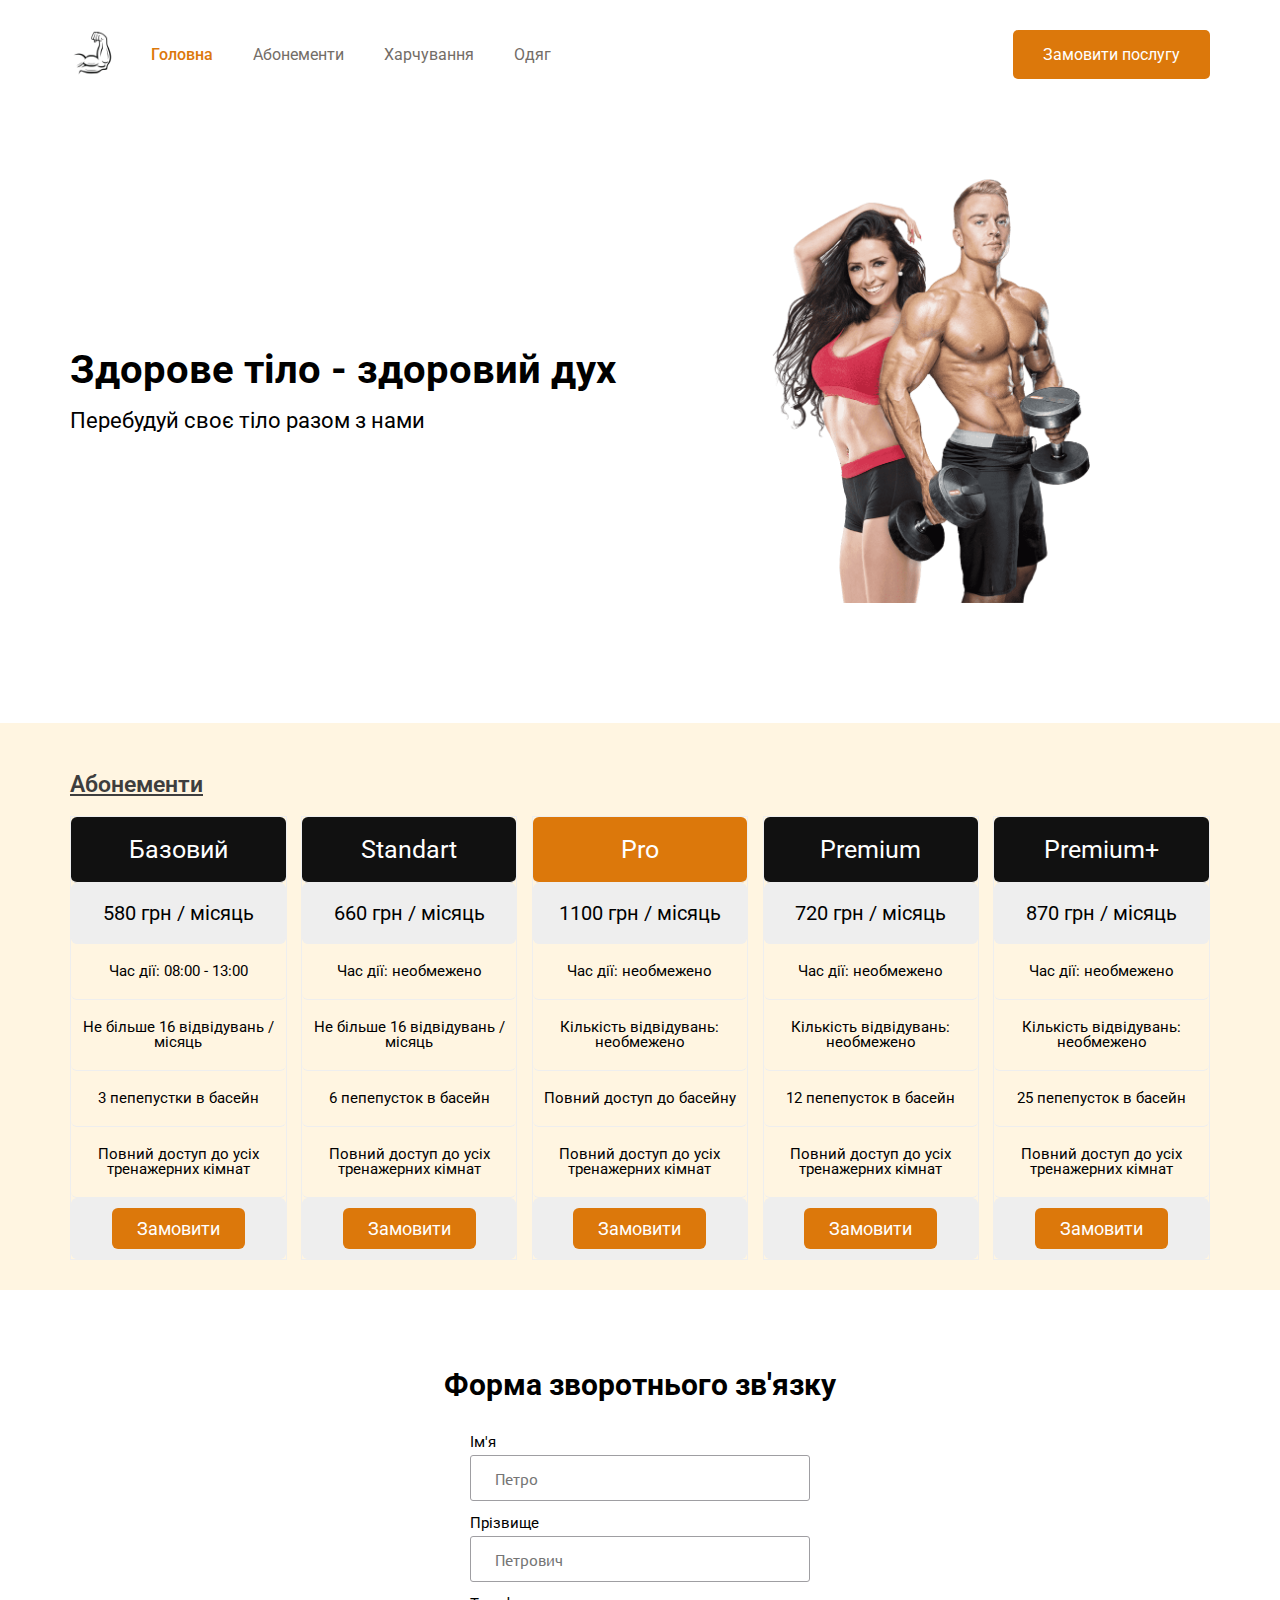
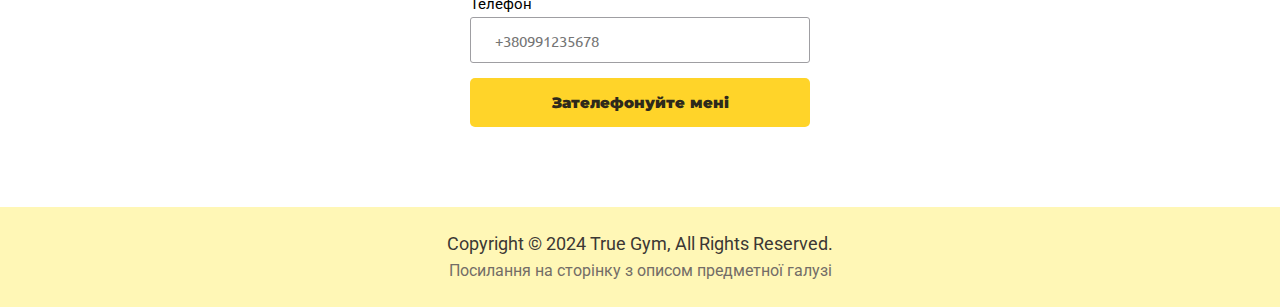
<file: index.html>
<!DOCTYPE html>
<html lang="en">

<head>
    <meta charset="UTF-8" />
    <meta http-equiv="X-UA-Compatible" content="IE=edge" />
    <meta name="viewport" content="width=, initial-scale=1.0" />
    <link rel="stylesheet" href="./style.css" />
    <link href="https://fonts.googleapis.com/css?family=Roboto:regular,500" rel="stylesheet" />
    <link
        href="https://fonts.googleapis.com/css2?family=Montserrat:wght@900&amp;family=Open+Sans&amp;family=Ubuntu:wght@400;700&amp;display=swap"
        rel="stylesheet">
    <title>True Gym</title>
</head>

<body>
    <div class="wrapper">
        <div class="header">
            <div class="container">
                <div class="header__inner">
                    <div class="header__navigation">
                        <div class="header__logo">
                            <img src="./biceps.jpg"
                                alt="logo" />
                        </div>
                        <ul class="header__list">
                            <li class="header__list-item">
                                <a href="" class="header__list-link header__list-link-active">Головна</a>
                            </li>
                            <li class="header__list-item">
                                <a href="" class="header__list-link">Абонементи</a>
                            </li>
                            <li class="header__list-item">
                                <a href="" class="header__list-link">Харчування</a>
                            </li>
                            <li class="header__list-item">
                                <a href="" class="header__list-link">Одяг</a>
                            </li>
                        </ul>
                        <a href="" class="header__btn">Замовити послугу</a>
                    </div>
                    <div class="header__content">
                        <div class="header__content-text">
                            <h1 class="header__content-title">
                                Здорове тіло - здоровий дух
                            </h1>
                            <p class="header__content-paragraph">
                                Перебудуй своє тіло разом з нами
                            </p>
                        </div>
                        <div class="header__content-img">
                            <img src="./fitness.png" alt="gym" style="width: 330px;" />
                        </div>
                    </div>
                </div>
            </div>
        </div>
        <div class="main-part">
            <div class="content">
                <div class="container">
                    <div class="content__inner">
                        <h2 class="content__header">Абонементи</h2>

                        <div class="cards">
                            <div class="abonement-card">
                                <ul class="price">
                                    <li class="header">Базовий</li>
                                    <li class="grey">580 грн / місяць</li>
                                    <li>Час дії: 08:00 - 13:00</li>
                                    <li>Не більше 16 відвідувань / місяць</li>
                                    <li>3 пепепустки в басейн</li>
                                    <li>Повний доступ до усіх тренажерних кімнат</li>
                                    <li class="grey"><a href="#" class="button">Замовити</a></li>
                                </ul>
                            </div>
                            <div class="abonement-card">
                                <ul class="price">
                                    <li class="header">Standart</li>
                                    <li class="grey">660 грн / місяць</li>
                                    <li>Час дії: необмежено</li>
                                    <li>Не більше 16 відвідувань / місяць</li>
                                    <li>6 пепепусток в басейн</li>
                                    <li>Повний доступ до усіх тренажерних кімнат</li>
                                    <li class="grey"><a href="#" class="button">Замовити</a></li>
                                </ul>
                            </div>
                            <div class="abonement-card">
                                <ul class="price">
                                    <li class="header" style="background-color:#dc780b">Pro</li>
                                    <li class="grey">1100 грн / місяць</li>
                                    <li>Час дії: необмежено</li>
                                    <li>Кількість відвідувань: необмежено</li>
                                    <li>Повний доступ до басейну</li>
                                    <li>Повний доступ до усіх тренажерних кімнат</li>
                                    <li class="grey"><a href="#" class="button">Замовити</a></li>
                                </ul>
                            </div>
                            <div class="abonement-card">
                                <ul class="price">
                                    <li class="header">Premium</li>
                                    <li class="grey">720 грн / місяць</li>
                                    <li>Час дії: необмежено</li>
                                    <li>Кількість відвідувань: необмежено</li>
                                    <li>12 пепепусток в басейн</li>
                                    <li>Повний доступ до усіх тренажерних кімнат</li>
                                    <li class="grey"><a href="#" class="button">Замовити</a></li>
                                </ul>
                            </div>
                            <div class="abonement-card">
                                <ul class="price">
                                    <li class="header">Premium+</li>
                                    <li class="grey">870 грн / місяць</li>
                                    <li>Час дії: необмежено</li>
                                    <li>Кількість відвідувань: необмежено</li>
                                    <li>25 пепепусток в басейн</li>
                                    <li>Повний доступ до усіх тренажерних кімнат</li>
                                    <li class="grey"><a href="#" class="button">Замовити</a></li>
                                </ul>
                            </div>
                        </div>
                        <!-- <h2 class="content__header">Харчування</h2> -->

                        <!-- <h2 class="content__header">Одяг</h2> -->
                    </div>
                </div>
            </div>
            <div class="feedback">
                <div class="container">
                    <div class="feedback__inner">
                        <h2 class="feedback__header">
                            Форма зворотнього зв'язку
                        </h2>
                        <form action="" id="feedback__form">
                            <label for="firstname">Ім'я</label>
                            <input type="text" placeholder="Петро" name="firstname" required />
                            <label for="lastname">Прізвище</label>
                            <input type="text" placeholder="Петрович" name="lastname" required />
                            <label for="phone">Телефон</label>
                            <input type="tel" placeholder="+380991235678" name="phone" required />
                            <button class="feedback__btn" type="submit">
                                Зателефонуйте мені
                            </button>
                        </form>
                    </div>
                </div>
            </div>
        </div>
        <div class="footer">
            <div class="container">
                <div class="footer__inner">
                    <p class="footer__text">Copyright © 2024 True Gym, All Rights Reserved.</p>
                    <a id="solo-link" href="subject_area.html" target="_blank">Посилання на сторінку з описом предметної
                        галузі</a>
                </div>
            </div>
        </div>
    </div>


</body>

</html>
</file>
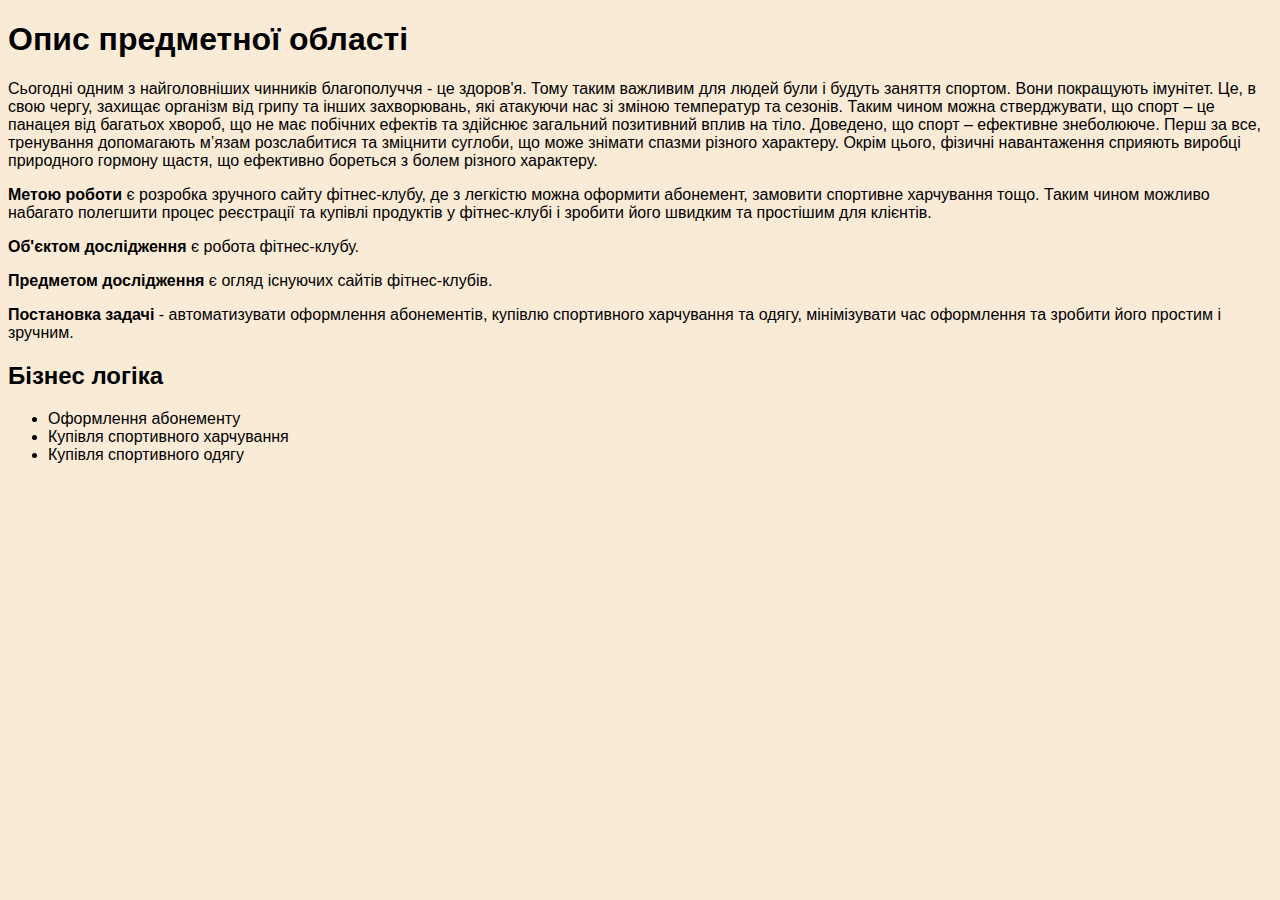
<file: subject_area.html>
<!DOCTYPE html>
<html lang="en">
    <head>
        <meta charset="UTF-8" />
        <meta http-equiv="X-UA-Compatible" content="IE=edge" />
        <meta name="viewport" content="width=device-width, initial-scale=1.0" />
        <title>Subject Area</title>
        <style>
            body {
                font-family: "Roboto", sans-serif;
                background-color: antiquewhite;
            }
        </style>
    </head>
    <body>
        <h1>Опис предметної області</h1>
        <p>
            Сьогодні одним з найголовніших чинників благополуччя - це здоров'я.
            Тому таким важливим для людей були і будуть заняття спортом. Вони
            покращують імунітет. Це, в свою чергу, захищає організм від грипу та
            інших захворювань, які атакуючи нас зі зміною температур та сезонів.
            Таким чином можна стверджувати, що спорт – це панацея від багатьох
            хвороб, що не має побічних ефектів та здійснює загальний позитивний
            вплив на тіло. Доведено, що спорт – ефективне знеболююче. Перш за
            все, тренування допомагають м’язам розслабитися та зміцнити суглоби,
            що може знімати спазми різного характеру. Окрім цього, фізичні
            навантаження сприяють виробці природного гормону щастя, що ефективно
            бореться з болем різного характеру.
        </p>
        <p>
            <b>Метою роботи</b> є розробка зручного сайту фітнес-клубу, де з
            легкістю можна оформити абонемент, замовити спортивне харчування
            тощо. Таким чином можливо набагато полегшити процес реєстрації та
            купівлі продуктів у фітнес-клубі і зробити його швидким та простішим
            для клієнтів.
        </p>
        <p><b>Об'єктом дослідження</b> є робота фітнес-клубу.</p>
        <p><b>Предметом дослідження</b> є огляд існуючих сайтів фітнес-клубів.</p>
        <p>
            <b>Постановка задачі</b> - автоматизувати оформлення абонементів, купівлю
            спортивного харчування та одягу, мінімізувати час оформлення та
            зробити його простим і зручним.
        </p>
        <h2>Бізнес логіка</h2>
        <ul>
            <li>Оформлення абонементу</li>
            <li>Купівля спортивного харчування</li>
            <li>Купівля спортивного одягу</li>
        </ul>
    </body>
</html>
</file>
<file: style.css>
* {
	padding: 0;
	margin: 0;
	border: 0;
}

*,
*:before,
*:after {
	box-sizing: border-box;
}
button {
	cursor: pointer;
}

a,
a:visited {
	text-decoration: none;
}

a:hover {
	text-decoration: none;
}

ul li {
	list-style: none;
}

html,
body {
	height: 100%;
	width: 100%;
	font-size: 100%;
	line-height: 1;
	font-size: 15px;
}

/*=========HEADER===========*/

.wrapper {
	font-family: "Roboto", sans-serif;
	display: flex;
	flex-direction: column;
}
.header {
	padding: 30px 0 120px 0;
	/* min-height: 100vh; */
}
.container {
	max-width: 1170px;
	margin: 0 auto;
	padding: 0 15px;
}
.header__inner {
	min-width: 100%;
	position: relative;
}
.header__navigation {
	display: flex;
	margin-bottom: 100px;
}
.header__logo {
	margin-right: 35px;
}
.header__logo img {
	height: 46px;
}
.header__list {
	flex: 1 1 auto;
	display: flex;
	align-items: center;
}
.header__list-item {
	margin: 0 0 0 40px;
}
.header__list-item:first-child {
	margin: 0;
}
.header__list-link {
	font-size: 16px;
	line-height: 19px;
	letter-spacing: 0em;
	color: #736d67;
}
.header__list-link:hover {
	color: black;
	text-decoration: underline;
}
.header__list-link-active {
	font-size: 16px;
	font-weight: 500;
	line-height: 19px;
	color: #dc780b;
}
.header__list-link-active:hover {
	color: #e74809;
}
.header__btn {
	color: #ffffff;
	background-color: #dc780b;
	padding: 0 30px;
	line-height: 49px;
	text-align: center;
	border-radius: 5px;
	display: inline-block;
	font-size: 16px;
	transition: 0.5s;
}
.header__btn:hover {
	box-shadow: 2px 2px 0 #736d6796;
	background-color: #e74809;
}

.header__content {
	display: flex;
	flex-direction: row;
	align-items: center;
}
.header__content-text {
	flex: 1 0 50%;
}
.header__content-img {
	flex: 1 0 50%;
	display: flex;
	justify-content: center;
}
.header__content-img img {
	width: 500px;
}
.header__content-title {
	margin-bottom: 20px;
	font-size: 40px;
}
.header__content-paragraph {
	font-size: 22px;
}

/*=========MAIN PART===========*/
.main-part {
	flex: 1 1 auto;
}

.content {
	padding: 50px 0 30px 0;
	background-color: rgb(255, 245, 225);
}

.content__header {
	margin-bottom: 20px;
	color: #3e3e3e;
	font-size: 23px;
	font-weight: 600;
	text-decoration: underline;
}

.cards {
	display: flex;
	flex-direction: row;
	flex-flow: wrap;
	justify-content: space-between;
}

.abonement-card {
	width: 19%;
}

.abonement-card:hover {
	transform: scale(1.03);
	transition: all 0.1s ease-in-out;
}

.price {
	list-style-type: none;
	border: 1px solid #eee;
	margin: 0;
	padding: 0;
	transition: 0.3s;
}

.price:hover {
	box-shadow: 0 8px 12px 0 rgba(0, 0, 0, 0.2);
}

.price .header {
	background-color: #111;
	color: white;
	font-size: 25px;
}

.price li {
	border-bottom: 1px solid #eee;
	padding: 20px 0;
	text-align: center;
	border-radius: 6px;
}

.price .grey {
	background-color: #eee;
	font-size: 20px;
}

.button {
	background-color: #dc780b;
	border: none;
	color: white;
	padding: 10px 25px;
	text-align: center;
	text-decoration: none;
	font-size: 18px;
	border-radius: 6px;
}

/*========feedback=======*/

.feedback {
	padding: 80px 0;
}
/* .feedback__inner {
} */
.feedback__header {
	text-align: center;
	margin-bottom: 35px;
	font-size: 30px;
}
#feedback__form {
	max-width: 340px;
	margin: 0 auto;
}
#feedback__form label {
	display: block;
	margin: 0 0 5px 0;
}
#feedback__form input {
	font-size: 15px;
	font-family: "Ubuntu", sans-serif;
	font-weight: 400;
	color: #9f9ea2;
	border-radius: 3px;
	border: 1px solid #9f9ea2;
	display: block;
	height: 46px;
	margin: 0 0 15px 0;
	padding-left: 24px;
	width: 100%;
}

.feedback__btn {
	text-decoration: none;
	font-family: "Montserrat", sans-serif;
	font-size: 15px;
	border-radius: 5px;
	background-color: #ffd429;
	color: #2e2a1b;
	display: block;
	text-align: center;
	padding: 15px 0;
	font-weight: 900;
	width: 100%;
}

/*========FOOTER=============*/

.footer {
	height: 100px;
	background-color: rgba(255, 238, 105, 0.485);
	display: flex;
}
.footer__inner {
	display: flex;
	flex-direction: column;
	align-items: center;
	justify-content: center;
	min-height: 100%;
}
.footer__text {
	font-size: 18px;
	color: #3b3834;
	margin-bottom: 10px;
}

#solo-link {
	display: block;
	font-size: 16px;
	color: #736d67;
}
#solo-link:hover {
	color: black;
	text-decoration: underline;
}

/*=========================*/
</file>
